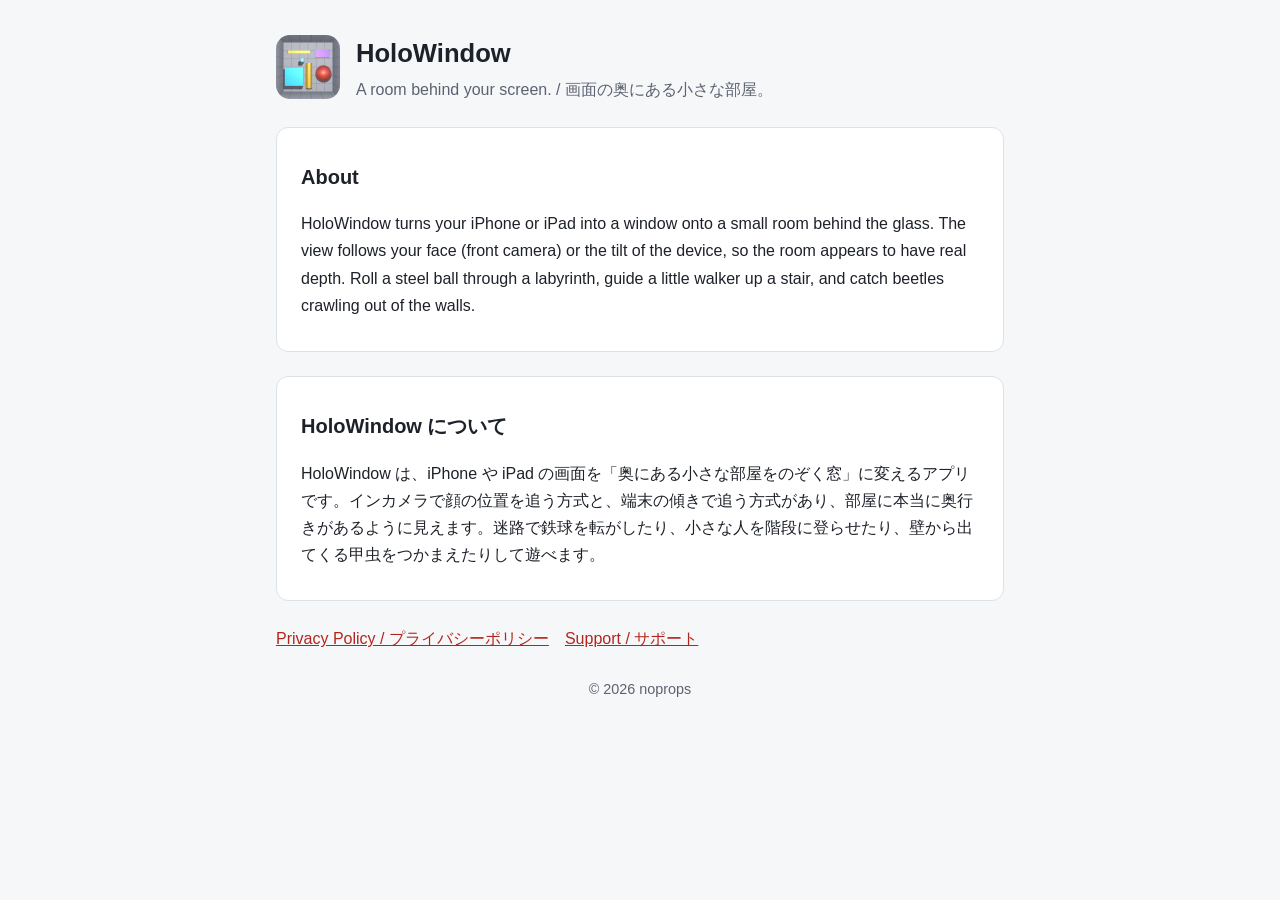
<file: index.html>
<!doctype html>
<html lang="en">
<head>
<meta charset="utf-8">
<meta name="viewport" content="width=device-width, initial-scale=1">
<title>HoloWindow</title>
<link rel="stylesheet" href="style.css">
<link rel="icon" href="icon.png">
</head>
<body>
<main>
  <header>
    <img src="icon.png" alt="">
    <div>
      <h1>HoloWindow</h1>
      <p>A room behind your screen. / 画面の奥にある小さな部屋。</p>
    </div>
  </header>
  <section lang="en">
    <h2>About</h2>
    <p>HoloWindow turns your iPhone or iPad into a window onto a small room behind the glass. The view follows your face (front camera) or the tilt of the device, so the room appears to have real depth. Roll a steel ball through a labyrinth, guide a little walker up a stair, and catch beetles crawling out of the walls.</p>
  </section>
  <section lang="ja">
    <h2>HoloWindow について</h2>
    <p>HoloWindow は、iPhone や iPad の画面を「奥にある小さな部屋をのぞく窓」に変えるアプリです。インカメラで顔の位置を追う方式と、端末の傾きで追う方式があり、部屋に本当に奥行きがあるように見えます。迷路で鉄球を転がしたり、小さな人を階段に登らせたり、壁から出てくる甲虫をつかまえたりして遊べます。</p>
  </section>
  <nav>
    <a href="privacy.html">Privacy Policy / プライバシーポリシー</a>
    <a href="support.html">Support / サポート</a>
  </nav>
  <footer>© 2026 noprops</footer>
</main>
</body>
</html>
</file>
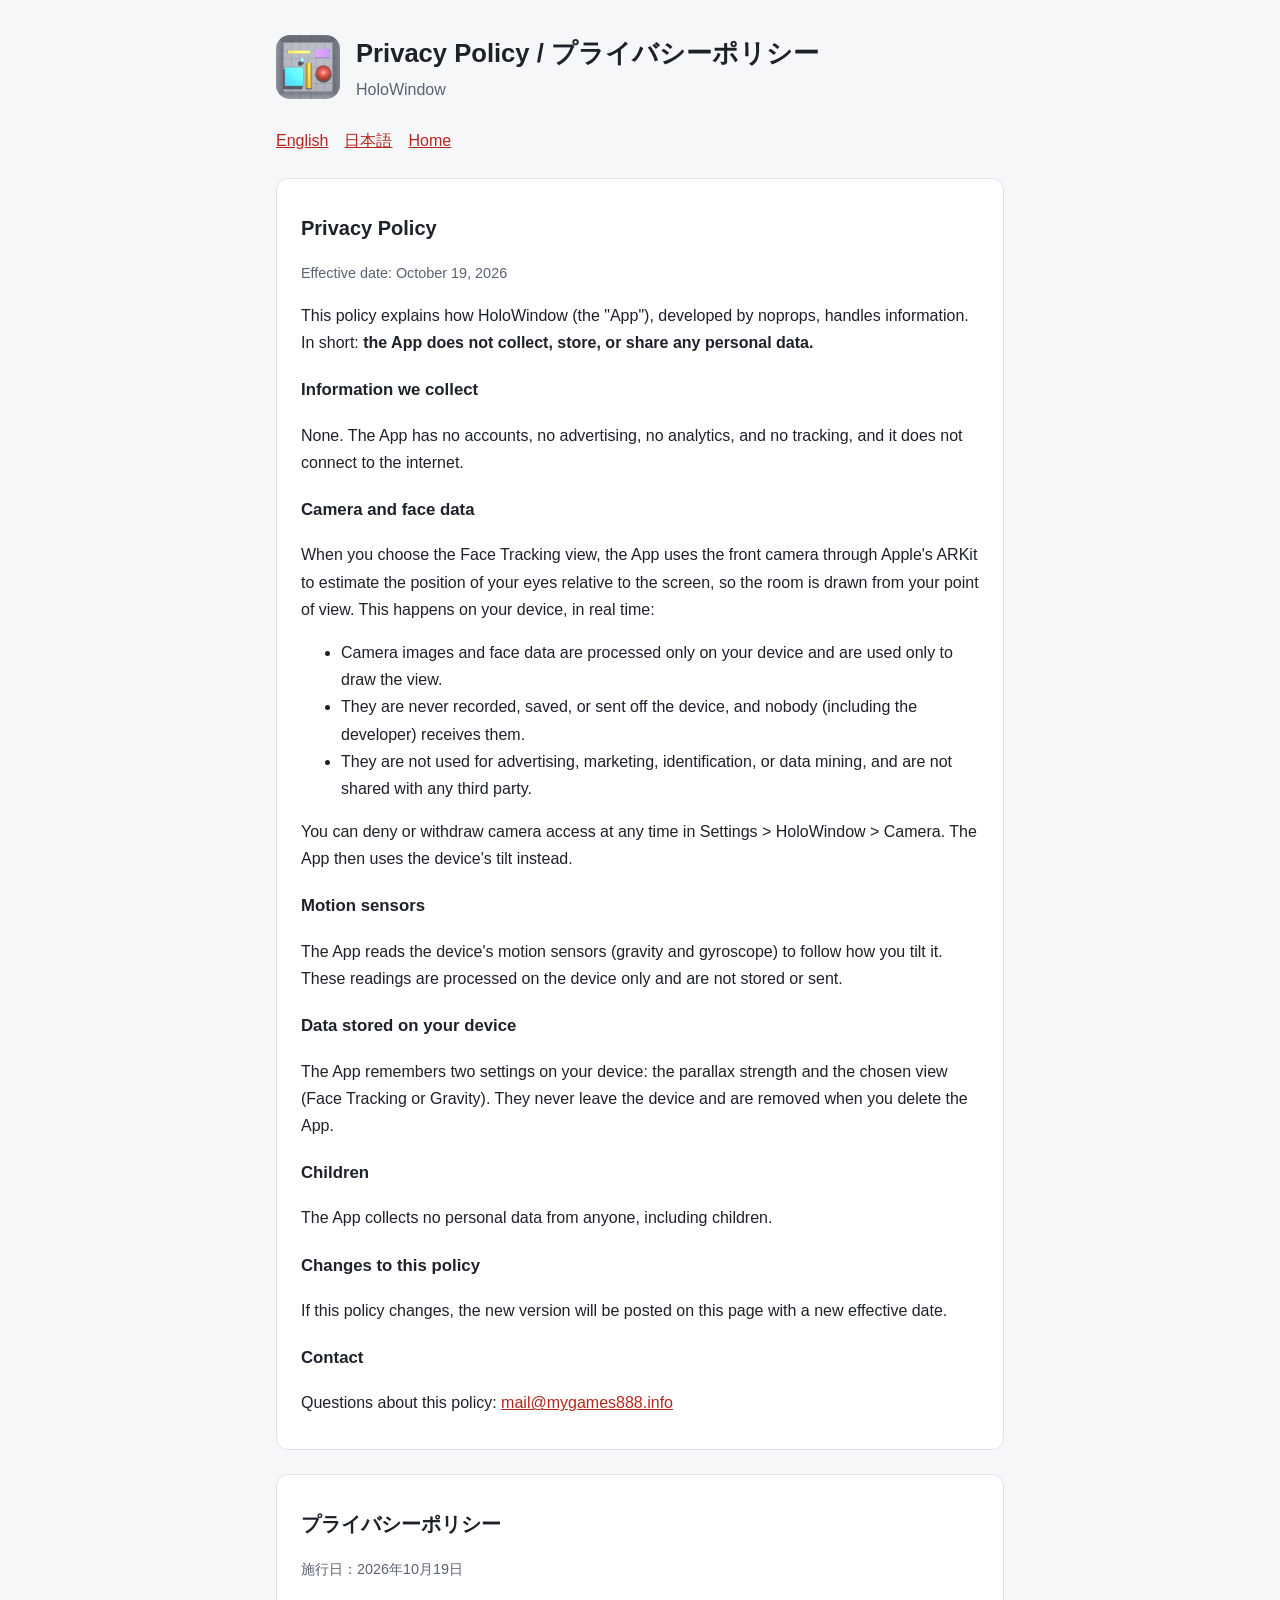
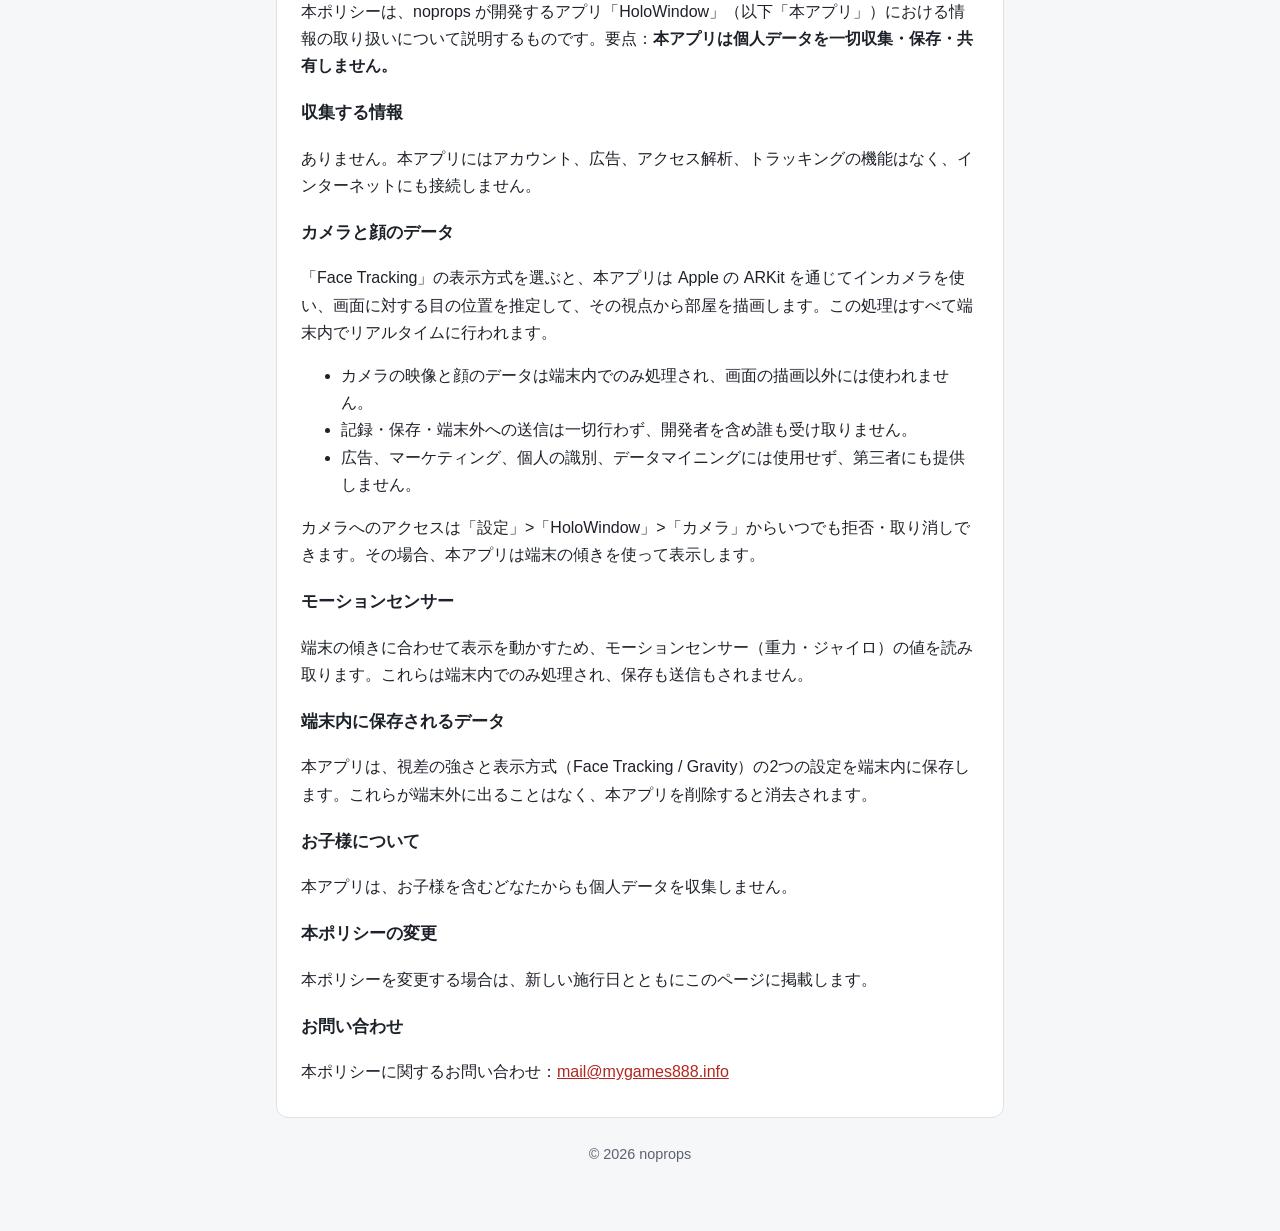
<file: privacy.html>
<!doctype html>
<html lang="en">
<head>
<meta charset="utf-8">
<meta name="viewport" content="width=device-width, initial-scale=1">
<title>HoloWindow Privacy Policy</title>
<link rel="stylesheet" href="style.css">
<link rel="icon" href="icon.png">
</head>
<body>
<main>
  <header>
    <img src="icon.png" alt="">
    <div>
      <h1>Privacy Policy / プライバシーポリシー</h1>
      <p>HoloWindow</p>
    </div>
  </header>
  <nav>
    <a href="#en">English</a>
    <a href="#ja">日本語</a>
    <a href="index.html">Home</a>
  </nav>

  <section id="en" lang="en">
    <h2>Privacy Policy</h2>
    <p class="updated">Effective date: October 19, 2026</p>
    <p>This policy explains how HoloWindow (the "App"), developed by noprops, handles information. In short: <strong>the App does not collect, store, or share any personal data.</strong></p>

    <h3>Information we collect</h3>
    <p>None. The App has no accounts, no advertising, no analytics, and no tracking, and it does not connect to the internet.</p>

    <h3>Camera and face data</h3>
    <p>When you choose the Face Tracking view, the App uses the front camera through Apple's ARKit to estimate the position of your eyes relative to the screen, so the room is drawn from your point of view. This happens on your device, in real time:</p>
    <ul>
      <li>Camera images and face data are processed only on your device and are used only to draw the view.</li>
      <li>They are never recorded, saved, or sent off the device, and nobody (including the developer) receives them.</li>
      <li>They are not used for advertising, marketing, identification, or data mining, and are not shared with any third party.</li>
    </ul>
    <p>You can deny or withdraw camera access at any time in Settings &gt; HoloWindow &gt; Camera. The App then uses the device's tilt instead.</p>

    <h3>Motion sensors</h3>
    <p>The App reads the device's motion sensors (gravity and gyroscope) to follow how you tilt it. These readings are processed on the device only and are not stored or sent.</p>

    <h3>Data stored on your device</h3>
    <p>The App remembers two settings on your device: the parallax strength and the chosen view (Face Tracking or Gravity). They never leave the device and are removed when you delete the App.</p>

    <h3>Children</h3>
    <p>The App collects no personal data from anyone, including children.</p>

    <h3>Changes to this policy</h3>
    <p>If this policy changes, the new version will be posted on this page with a new effective date.</p>

    <h3>Contact</h3>
    <p>Questions about this policy: <a href="mailto:mail@mygames888.info">mail@mygames888.info</a></p>
  </section>

  <section id="ja" lang="ja">
    <h2>プライバシーポリシー</h2>
    <p class="updated">施行日：2026年10月19日</p>
    <p>本ポリシーは、noprops が開発するアプリ「HoloWindow」（以下「本アプリ」）における情報の取り扱いについて説明するものです。要点：<strong>本アプリは個人データを一切収集・保存・共有しません。</strong></p>

    <h3>収集する情報</h3>
    <p>ありません。本アプリにはアカウント、広告、アクセス解析、トラッキングの機能はなく、インターネットにも接続しません。</p>

    <h3>カメラと顔のデータ</h3>
    <p>「Face Tracking」の表示方式を選ぶと、本アプリは Apple の ARKit を通じてインカメラを使い、画面に対する目の位置を推定して、その視点から部屋を描画します。この処理はすべて端末内でリアルタイムに行われます。</p>
    <ul>
      <li>カメラの映像と顔のデータは端末内でのみ処理され、画面の描画以外には使われません。</li>
      <li>記録・保存・端末外への送信は一切行わず、開発者を含め誰も受け取りません。</li>
      <li>広告、マーケティング、個人の識別、データマイニングには使用せず、第三者にも提供しません。</li>
    </ul>
    <p>カメラへのアクセスは「設定」&gt;「HoloWindow」&gt;「カメラ」からいつでも拒否・取り消しできます。その場合、本アプリは端末の傾きを使って表示します。</p>

    <h3>モーションセンサー</h3>
    <p>端末の傾きに合わせて表示を動かすため、モーションセンサー（重力・ジャイロ）の値を読み取ります。これらは端末内でのみ処理され、保存も送信もされません。</p>

    <h3>端末内に保存されるデータ</h3>
    <p>本アプリは、視差の強さと表示方式（Face Tracking / Gravity）の2つの設定を端末内に保存します。これらが端末外に出ることはなく、本アプリを削除すると消去されます。</p>

    <h3>お子様について</h3>
    <p>本アプリは、お子様を含むどなたからも個人データを収集しません。</p>

    <h3>本ポリシーの変更</h3>
    <p>本ポリシーを変更する場合は、新しい施行日とともにこのページに掲載します。</p>

    <h3>お問い合わせ</h3>
    <p>本ポリシーに関するお問い合わせ：<a href="mailto:mail@mygames888.info">mail@mygames888.info</a></p>
  </section>
  <footer>© 2026 noprops</footer>
</main>
</body>
</html>
</file>
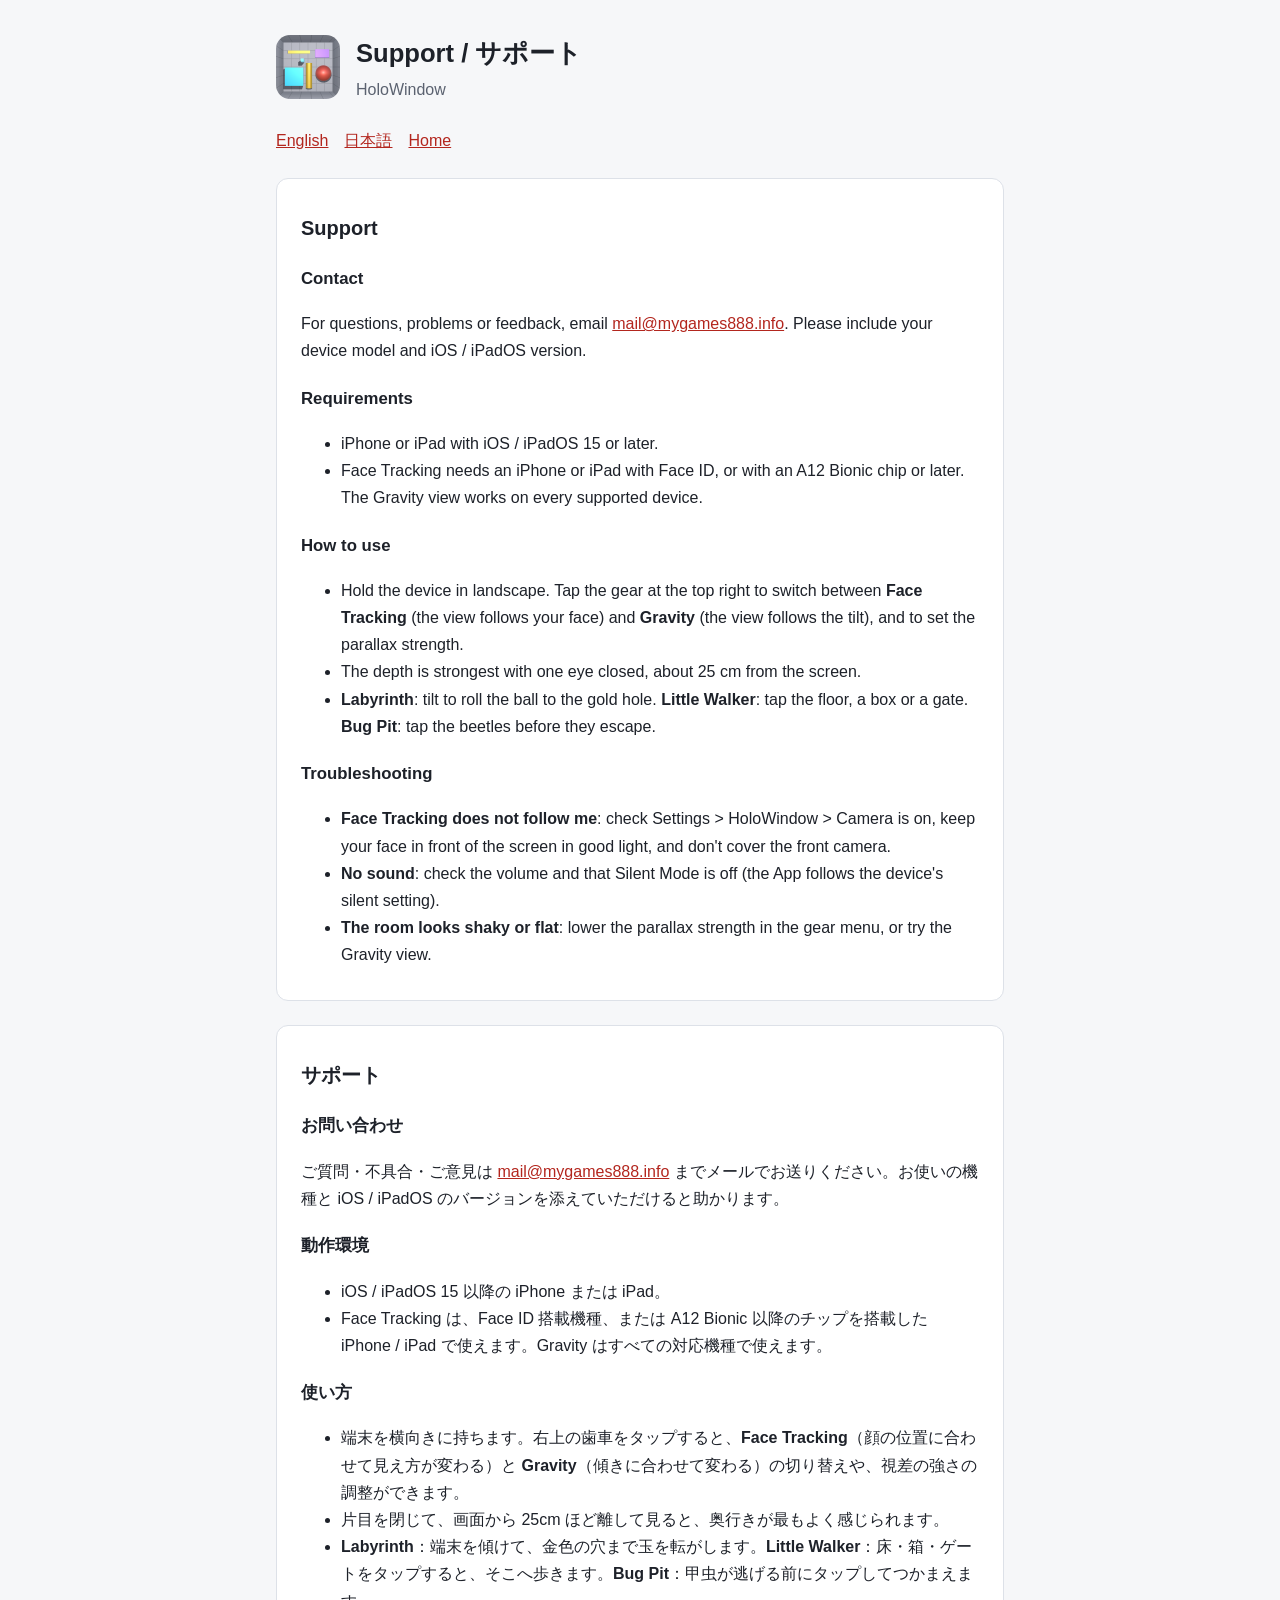
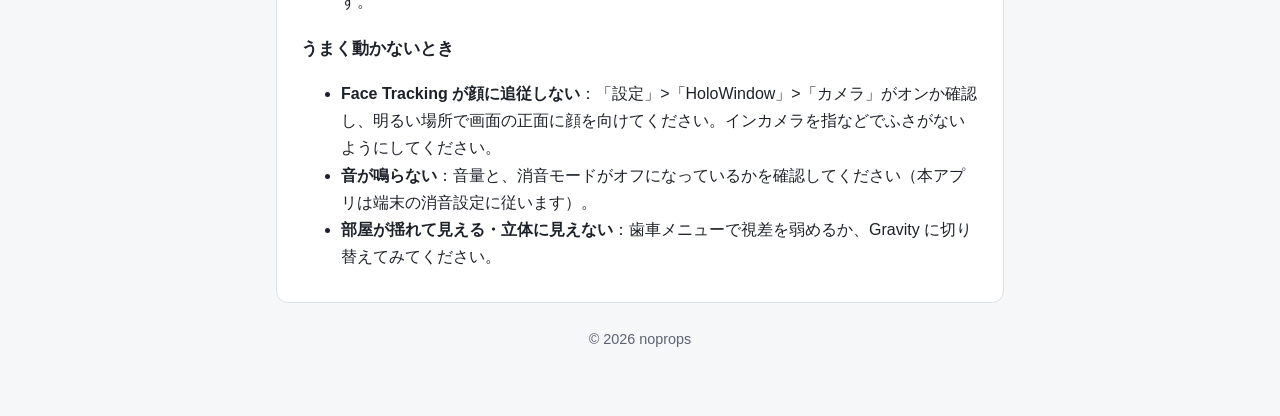
<file: support.html>
<!doctype html>
<html lang="en">
<head>
<meta charset="utf-8">
<meta name="viewport" content="width=device-width, initial-scale=1">
<title>HoloWindow Support</title>
<link rel="stylesheet" href="style.css">
<link rel="icon" href="icon.png">
</head>
<body>
<main>
  <header>
    <img src="icon.png" alt="">
    <div>
      <h1>Support / サポート</h1>
      <p>HoloWindow</p>
    </div>
  </header>
  <nav>
    <a href="#en">English</a>
    <a href="#ja">日本語</a>
    <a href="index.html">Home</a>
  </nav>

  <section id="en" lang="en">
    <h2>Support</h2>
    <h3>Contact</h3>
    <p>For questions, problems or feedback, email <a href="mailto:mail@mygames888.info">mail@mygames888.info</a>. Please include your device model and iOS / iPadOS version.</p>

    <h3>Requirements</h3>
    <ul>
      <li>iPhone or iPad with iOS / iPadOS 15 or later.</li>
      <li>Face Tracking needs an iPhone or iPad with Face ID, or with an A12 Bionic chip or later. The Gravity view works on every supported device.</li>
    </ul>

    <h3>How to use</h3>
    <ul>
      <li>Hold the device in landscape. Tap the gear at the top right to switch between <strong>Face Tracking</strong> (the view follows your face) and <strong>Gravity</strong> (the view follows the tilt), and to set the parallax strength.</li>
      <li>The depth is strongest with one eye closed, about 25 cm from the screen.</li>
      <li><strong>Labyrinth</strong>: tilt to roll the ball to the gold hole. <strong>Little Walker</strong>: tap the floor, a box or a gate. <strong>Bug Pit</strong>: tap the beetles before they escape.</li>
    </ul>

    <h3>Troubleshooting</h3>
    <ul>
      <li><strong>Face Tracking does not follow me</strong>: check Settings &gt; HoloWindow &gt; Camera is on, keep your face in front of the screen in good light, and don't cover the front camera.</li>
      <li><strong>No sound</strong>: check the volume and that Silent Mode is off (the App follows the device's silent setting).</li>
      <li><strong>The room looks shaky or flat</strong>: lower the parallax strength in the gear menu, or try the Gravity view.</li>
    </ul>
  </section>

  <section id="ja" lang="ja">
    <h2>サポート</h2>
    <h3>お問い合わせ</h3>
    <p>ご質問・不具合・ご意見は <a href="mailto:mail@mygames888.info">mail@mygames888.info</a> までメールでお送りください。お使いの機種と iOS / iPadOS のバージョンを添えていただけると助かります。</p>

    <h3>動作環境</h3>
    <ul>
      <li>iOS / iPadOS 15 以降の iPhone または iPad。</li>
      <li>Face Tracking は、Face ID 搭載機種、または A12 Bionic 以降のチップを搭載した iPhone / iPad で使えます。Gravity はすべての対応機種で使えます。</li>
    </ul>

    <h3>使い方</h3>
    <ul>
      <li>端末を横向きに持ちます。右上の歯車をタップすると、<strong>Face Tracking</strong>（顔の位置に合わせて見え方が変わる）と <strong>Gravity</strong>（傾きに合わせて変わる）の切り替えや、視差の強さの調整ができます。</li>
      <li>片目を閉じて、画面から 25cm ほど離して見ると、奥行きが最もよく感じられます。</li>
      <li><strong>Labyrinth</strong>：端末を傾けて、金色の穴まで玉を転がします。<strong>Little Walker</strong>：床・箱・ゲートをタップすると、そこへ歩きます。<strong>Bug Pit</strong>：甲虫が逃げる前にタップしてつかまえます。</li>
    </ul>

    <h3>うまく動かないとき</h3>
    <ul>
      <li><strong>Face Tracking が顔に追従しない</strong>：「設定」&gt;「HoloWindow」&gt;「カメラ」がオンか確認し、明るい場所で画面の正面に顔を向けてください。インカメラを指などでふさがないようにしてください。</li>
      <li><strong>音が鳴らない</strong>：音量と、消音モードがオフになっているかを確認してください（本アプリは端末の消音設定に従います）。</li>
      <li><strong>部屋が揺れて見える・立体に見えない</strong>：歯車メニューで視差を弱めるか、Gravity に切り替えてみてください。</li>
    </ul>
  </section>
  <footer>© 2026 noprops</footer>
</main>
</body>
</html>
</file>
<file: style.css>
:root {
  --bg: #f6f7f9;
  --text: #1d2129;
  --muted: #5b6270;
  --card: #ffffff;
  --line: #dde1e8;
  --accent: #b3261e;
}
@media (prefers-color-scheme: dark) {
  :root {
    --bg: #14161a;
    --text: #e8eaee;
    --muted: #a3a9b4;
    --card: #1d2026;
    --line: #2e333b;
    --accent: #ff8a80;
  }
}
* { box-sizing: border-box; }
body {
  margin: 0;
  background: var(--bg);
  color: var(--text);
  font: 16px/1.7 -apple-system, BlinkMacSystemFont, "Hiragino Sans", "Helvetica Neue", "Segoe UI", sans-serif;
}
main { max-width: 760px; margin: 0 auto; padding: 32px 16px 64px; }
header { display: flex; align-items: center; gap: 16px; margin-bottom: 24px; }
header img { width: 64px; height: 64px; border-radius: 14px; }
header h1 { margin: 0; font-size: 1.6rem; }
header p { margin: 0; color: var(--muted); }
nav { display: flex; flex-wrap: wrap; gap: 8px 16px; margin-bottom: 24px; }
a { color: var(--accent); }
section {
  background: var(--card);
  border: 1px solid var(--line);
  border-radius: 12px;
  padding: 8px 24px 16px;
  margin-bottom: 24px;
}
h2 { font-size: 1.25rem; margin-top: 24px; }
h3 { font-size: 1.05rem; margin-top: 20px; }
.updated { color: var(--muted); font-size: 0.9rem; }
footer { color: var(--muted); font-size: 0.9rem; text-align: center; }
</file>
